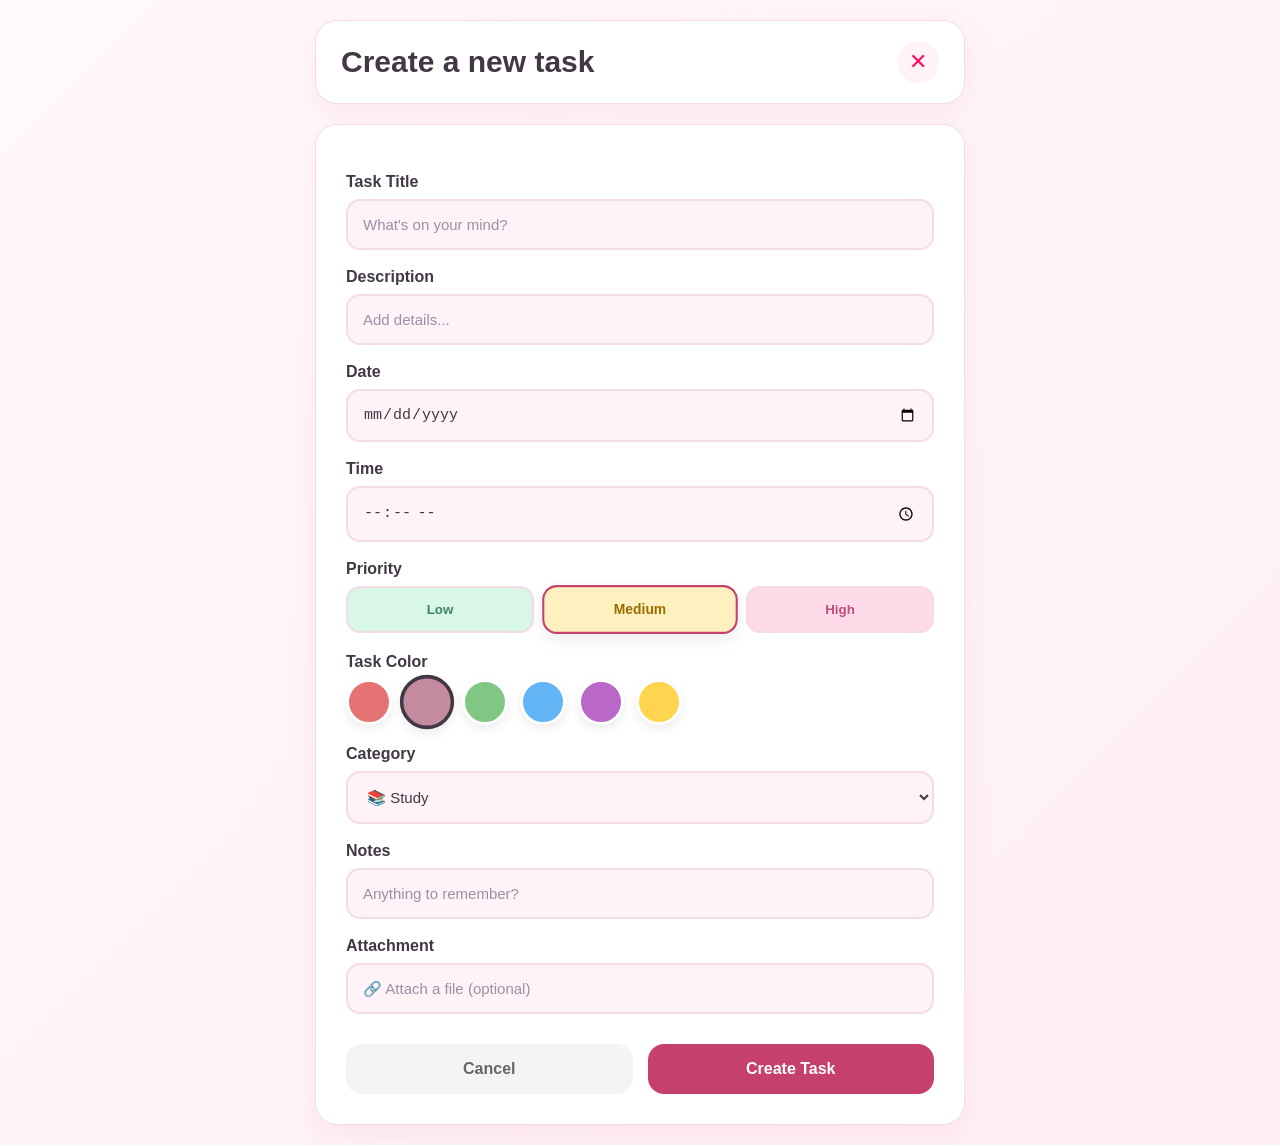
<file: pages/new-task.html>
<!DOCTYPE html>
<html lang="en">
<head>
    <meta charset="UTF-8">
    <link rel="stylesheet" href="/css/task.css">
    <meta name="viewport" content="width=device-width, initial-scale=1.0">
    <title>To Do List App New Task</title>
</head>
<body>
   <header>
        <h1>Create a new task</h1>
        <span class="close">✕</span>
    </header>

    <main>
        <form action="#" method="post">
            <label for="title">Task Title</label>
            <input type="text" id="title" placeholder="What's on your mind?" required>

            <label for="desc">Description</label>
            <input type="text" id="desc" placeholder="Add details..." required>

            <label for="date">Date</label>
            <input type="date" id="date" required>

            <label for="time">Time</label>
            <input type="time" id="time" required>

            <label>Priority</label>
            <div class="priority-group">
                <button type="button" class="priority-btn low" data-priority="low">Low</button>
                <button type="button" class="priority-btn medium active" data-priority="medium">Medium</button>
                <button type="button" class="priority-btn high" data-priority="high">High</button>
            </div>

            <label>Task Color</label>
            <div class="color-picker">
                <div class="color-option" style="background: #e57373;" data-color="#e57373"></div>
                <div class="color-option active" style="background: #c48b9f;" data-color="#c48b9f"></div>
                <div class="color-option" style="background: #81c784;" data-color="#81c784"></div>
                <div class="color-option" style="background: #64b5f6;" data-color="#64b5f6"></div>
                <div class="color-option" style="background: #ba68c8;" data-color="#ba68c8"></div>
                <div class="color-option" style="background: #ffd54f;" data-color="#ffd54f"></div>
            </div>

            <label for="category">Category</label>
            <select id="category" required>
                <option value="study">📚 Study</option>
                <option value="university">🏫 University</option>
                <option value="programming">💻 Programming</option>
                <option value="shopping">🛒 Shopping</option>
                <option value="personal">👤 Personal</option>
                <option value="work">💼 Work</option>
            </select>

            <label for="notes">Notes</label>
            <input type="text" id="notes" placeholder="Anything to remember?">

            <label for="attach">Attachment</label>
            <input type="text" id="attach" placeholder="🔗 Attach a file (optional)">

            <div class="form-actions">
                <button type="button" class="btn-cancel">Cancel</button>
                <button type="submit" class="btn-create">Create Task</button>
            </div>
        </form>
    </main>
</body>
<script src="/js/task.js"></script>
</html>
</file>
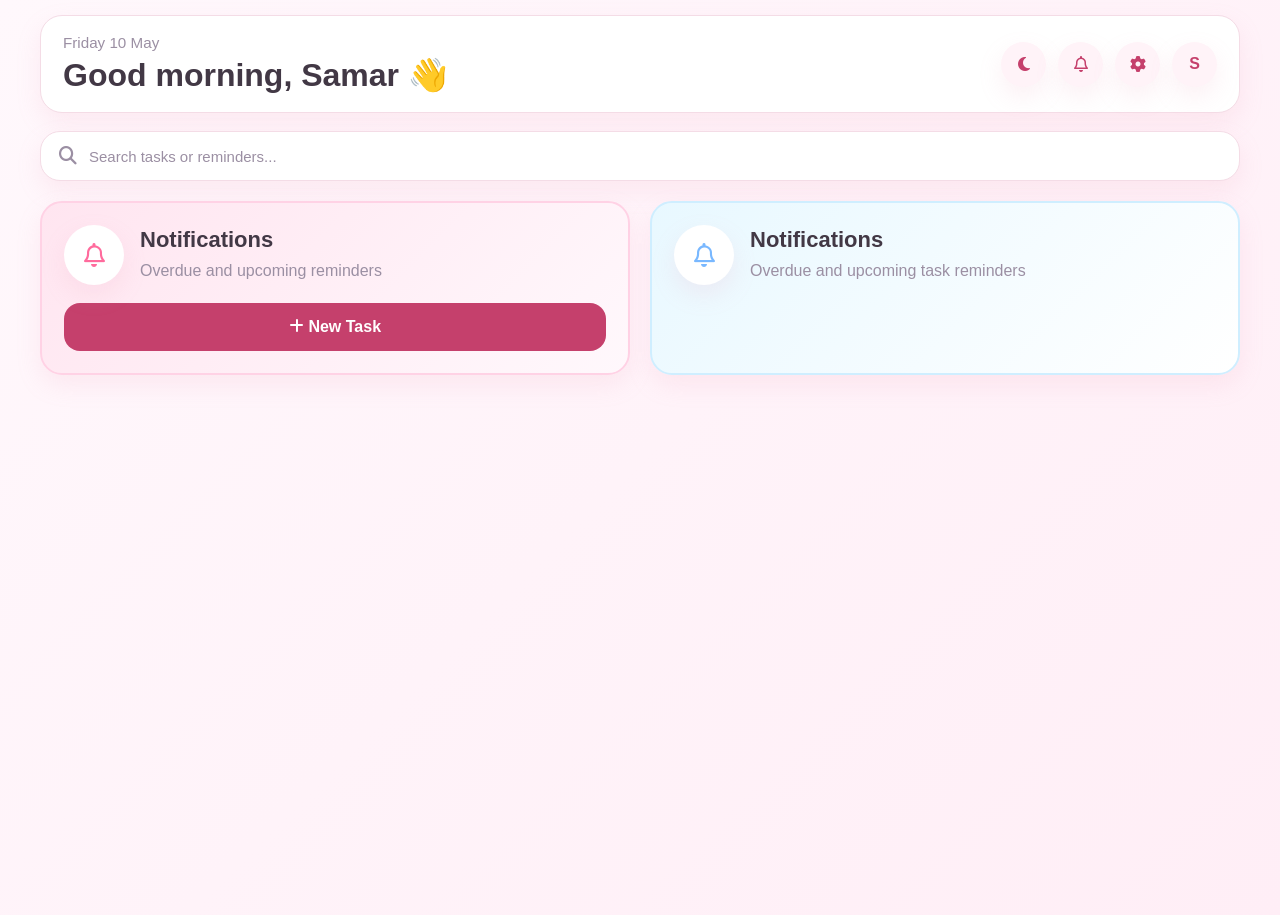
<file: pages/notifications.html>
<!DOCTYPE html>
<html lang="en">
<head>
    <meta charset="UTF-8">
    <meta name="viewport" content="width=device-width, initial-scale=1.0">
    <link rel="stylesheet" href="https://cdnjs.cloudflare.com/ajax/libs/font-awesome/6.7.2/css/all.min.css">
    <link rel="stylesheet" href="/css/notifications.css">
    <title>To Do List App Notifications</title>
</head>
<body>
    <header>
        <div class="text-title">
            <p>Friday 10 May</p>
            <h1>Good morning, Samar 👋</h1>
        </div>
        <div class="icons-header">
            <i class="fa-solid fa-moon"></i> 
            <a href="/pages/notifications.html" target="_blank"><i class="fa-regular fa-bell"></i> </a>
            <a href="/pages/setting.html" target="_blank"><i class="fa-solid fa-gear"></i></a> 
          <div class="user-avatar">S</div> 
         </div>
    </header>
    <main>
        <!-- SEARCH BAR -->
        <div class="search-bar">
            <i class="fa-solid fa-magnifying-glass"></i>
            <input type="search" placeholder="Search tasks or reminders...">
        </div>
            <!-- NOTIFICATIONS CARDS -->
        <div class="notifications-cards">
            <div class="card">
                <div class="noti">
                    <i class="fa-regular fa-bell"></i>
                    <div class="text">
                        <h2>Notifications</h2>
                        <p>Overdue and upcoming reminders</p>
                    </div>
                </div>
                <button>
                    <a href="pages/new-task.html" target="_blank">
                    <i class="fa-solid fa-plus"></i>
                    New Task</a>
                </button>
            </div>
            <div class="card">
                <div class="noti">
                    <i class="fa-regular fa-bell"></i>
                    <div class="text">
                        <h2>Notifications</h2>
                        <p>Overdue and upcoming task reminders</p>
                    </div>
                </div>
            </div>
        </div>
        <!-- باقي الكود بجافا اسكربت -->
    </main>
</body>
</html>
</file>
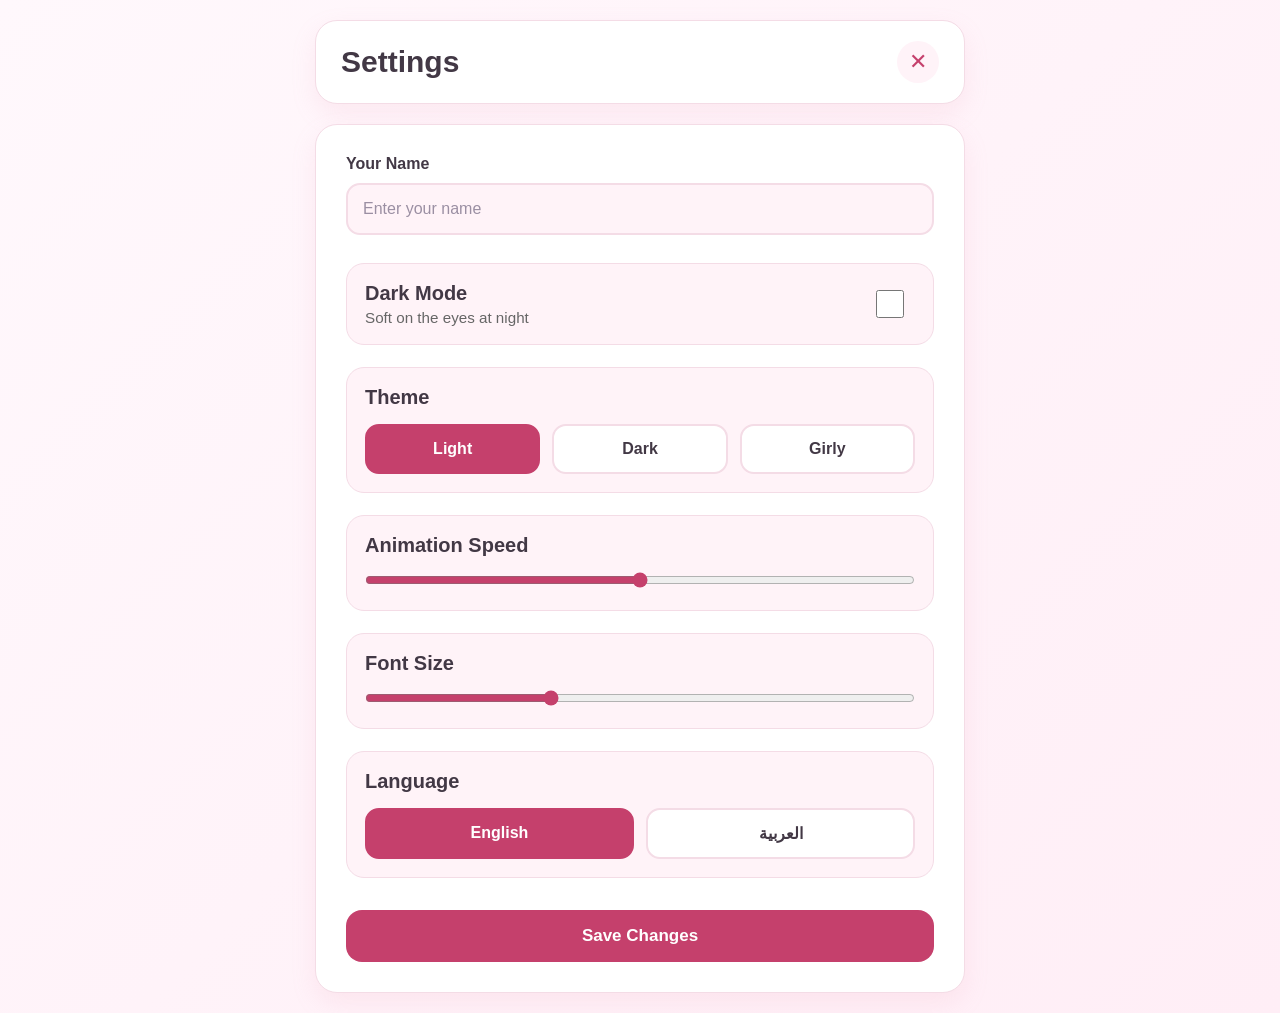
<file: pages/setting.html>
<!DOCTYPE html>
<html lang="en">
<head>
    <meta charset="UTF-8">
    <meta name="viewport" content="width=device-width, initial-scale=1.0">
    <link rel="stylesheet" href="/css/setting.css">
    <title>To Do List App Setting</title>
</head>
<body>
    <header>
        <h1>Settings</h1>
        <span class="close">✕</span>
    </header>

    <main>
        <form>
            <label for="name">Your Name</label>
            <input type="text" id="name" name="name" placeholder="Enter your name" value="">

            <!-- Dark Mode -->
            <div class="setting-group">
                <div class="dark-mode">
                    <div>
                        <h2 style="margin: 0;">Dark Mode</h2>
                        <p style="margin: 4px 0 0; color: #666; font-size: 0.95rem;">Soft on the eyes at night</p>
                    </div>
                    <input type="checkbox" style="width: 50px; height: 28px; accent-color: #c48b9f;">
                </div>
            </div>

            <!-- Theme -->
            <div class="setting-group">
                <h2>Theme</h2>
                <div class="theme-op">
                    <div class="option active">Light</div>
                    <div class="option">Dark</div>
                    <div class="option">Girly</div>
                </div>
            </div>

            <!-- Animation Speed -->
            <div class="setting-group animation">
                <h2>Animation Speed</h2>
                <input type="range" min="0" max="100" value="50">
            </div>

            <!-- Font Size -->
            <div class="setting-group animation">
                <h2>Font Size</h2>
                <input type="range" min="12" max="24" value="16">
            </div>

            <!-- Language -->
            <div class="setting-group">
                <h2>Language</h2>
                <div class="lang">
                    <div class="card active">English</div>
                    <div class="card">العربية</div>
                </div>
            </div>

            <button type="submit">Save Changes</button>
        </form>
    </main>
</body>
</html>
</file>
<file: css/task.css>
*{
    margin:0;
    padding:0;
    box-sizing:border-box;
}

body{
    min-height:100vh;
    padding:20px;
    font-family:'Segoe UI',Tahoma,Geneva,Verdana,sans-serif;
    background:var(--bg);
    color:var(--text);
}

header{
    display:flex;
    justify-content:space-between;
    align-items:center;

    max-width:650px;
    margin:0 auto 20px;
    padding:20px 25px;

    background:var(--surface);
    border:1px solid var(--border);
    border-radius:22px;
    box-shadow:var(--shadow);
}

header h1{
    font-size:30px;
    color:var(--text);
}

.close{
    display:flex;
    justify-content:center;
    align-items:center;

    width:42px;
    height:42px;

    border-radius:50%;
    background:var(--surface-2);
    color:var(--pink);

    font-size:22px;
    cursor:pointer;
    transition:.3s;
}

.close:hover{
    background:var(--primary);
    color:#fff;
}

main{
    max-width:650px;
    margin:auto;
    padding:30px;

    background:var(--surface);
    border:1px solid var(--border);
    border-radius:22px;
    box-shadow:var(--shadow);
}

label{
    display:block;
    margin:18px 0 8px;
    font-weight:600;
    color:var(--text);
}

input[type="text"],
input[type="date"],
input[type="time"],
input[type="file"],
select{
    width:100%;
    padding:15px;
    border:2px solid var(--border);
    border-radius:14px;
    background:var(--surface-2);
    color:var(--text);
    font-size:15px;
    transition:.3s;
}

input::placeholder{
    color:var(--text-light);
}

input:focus,
select:focus{
    outline:none;
    border-color:var(--primary);
    box-shadow:0 0 0 4px var(--focus-shadow);
}

select{
    cursor:pointer;
}

.priority-group{
    display:flex;
    gap:12px;
    margin-bottom:20px;
}

.priority-btn{
    flex:1;
    min-width:110px;
    padding:14px;
    border:2px solid var(--border);
    border-radius:14px;
    background:var(--priority-bg);
    color:var(--text);
    text-align:center;
    font-weight:600;
    cursor:pointer;
    transition:.3s;
}

.priority-btn:hover{
    transform:translateY(-3px);
    background:var(--priority-hover);
    border-color:var(--priority-hover);
    color:#fff;
}

.priority-btn.active{
    transform:scale(1.04);
    border-color:var(--primary);
    box-shadow:0 5px 15px rgba(0,0,0,.08);
}

.priority-btn.low{
    background:var(--low);
    color:var(--low-text);
}

.priority-btn.medium{
    background:var(--medium);
    color:var(--medium-text);
}

.priority-btn.high{
    background:var(--high);
    color:var(--high-text);
}

.color-picker{
    display:flex;
    flex-wrap:wrap;
    gap:12px;
    margin-bottom:20px;
}

.color-option{
    width:46px;
    height:46px;
    border:3px solid var(--color-border);
    border-radius:50%;
    cursor:pointer;
    transition:.3s;
    box-shadow:0 4px 10px rgba(0,0,0,.08);
}

.color-option:hover{
    transform:scale(1.12);
}

.color-option.active{
    transform:scale(1.18);
    border-color:var(--color-active);
}

input[type="file"]{
    cursor:pointer;
}

input[type="file"]::file-selector-button{
    padding:10px 18px;
    margin-right:15px;
    border:none;
    border-radius:10px;
    background:var(--file-btn-bg);
    color:#fff;
    font-weight:600;
    cursor:pointer;
    transition:.3s;
}

input[type="file"]::file-selector-button:hover{
    background:var(--file-btn-hover);
}

.form-actions{
    display:flex;
    gap:15px;
    margin-top:30px;
}

.form-actions button{
    flex:1;
    padding:16px;
    border:none;
    border-radius:16px;
    font-size:16px;
    font-weight:600;
    cursor:pointer;
    transition:.3s;
}

.btn-cancel{
    background:var(--cancel-bg);
    color:var(--cancel-text);
}

.btn-cancel:hover{
    background:var(--cancel-hover);
}

.btn-create{
    background:var(--primary);
    color:#fff;
}

.btn-create:hover{
    background:var(--primary-hover);
    transform:translateY(-3px);
}

:root{
    --bg:linear-gradient(135deg,#fff8fc,#ffeef6);

    --surface:#ffffff;
    --surface-2:#fff3f8;

    --text:#423845;
    --text-light:#9b8fa3;

    --border:#f4dce6;

    --primary:#c5406c;
    --primary-hover:#a92d58;

    --pink:#ff0e5f;
    --pink-hover:#ec6d98;

    --shadow:0 10px 25px rgba(233,151,184,.15);

    --focus-shadow:rgba(244,143,177,.2);

    --priority-bg:#ffffff;
    --priority-hover:#e53e76;

    --cancel-bg:#f4f4f4;
    --cancel-hover:#e8e8e8;
    --cancel-text:#666666;

    --file-btn-bg:var(--pink);
    --file-btn-hover:var(--pink-hover);

    --color-border:#ffffff;
    --color-active:var(--text);

    --low:#d9f7e7;
    --medium:#fff1bf;
    --high:#ffdbe9;

    --low-text:#3d8062;
    --medium-text:#9a6b00;
    --high-text:#c14d78;
}

body.dark{
    --bg:linear-gradient(135deg,#17131d,#261d31);

    --surface:#231c2d;
    --surface-2:#2d2439;

    --text:#f8f4ff;
    --text-light:#cdbfdc;

    --border:#493b5d;

    --primary:#d77db6;
    --primary-hover:#c665a2;

    --pink:#e18ac2;
    --pink-hover:#cf6dad;

    --shadow:0 10px 30px rgba(0,0,0,.45);

    --focus-shadow:rgba(215,125,182,.25);

    --priority-bg:#302742;
    --priority-hover:#c665a2;

    --cancel-bg:#302742;
    --cancel-hover:#433552;
    --cancel-text:#f8f4ff;

    --file-btn-bg:var(--primary);
    --file-btn-hover:var(--primary-hover);

    --color-border:#302742;
    --color-active:#ffffff;

    --low:#2d4b42;
    --medium:#544329;
    --high:#563347;

    --low-text:#bdf2da;
    --medium-text:#ffe4a6;
    --high-text:#ffd4e7;
}

@media(max-width:600px){

    body{
        padding:15px;
    }

    main{
        padding:22px;
    }

    .priority-group{
        flex-direction:column;
    }

    .form-actions{
        flex-direction:column;
    }

}
</file>
<file: css/notifications.css>
*{
    margin:0;
    padding:0;
    box-sizing:border-box;
}

body{
    min-height:100vh;
    font-family:'Segoe UI',Tahoma,Geneva,Verdana,sans-serif;
    background:var(--bg);
    color:var(--text);
}

a{
    text-decoration:none;
    color:#fff;
}

header{
    width:95%;
    max-width:1200px;
    margin:15px auto;
    padding:18px 22px;

    display:flex;
    justify-content:space-between;
    align-items:center;

    background:var(--surface);
    border:1px solid var(--border);
    border-radius:22px;
    box-shadow:var(--shadow);
}

.text-title p{
    margin-bottom:5px;
    font-size:.95rem;
    color:var(--text-light);
}

.text-title h1{
    font-size:2rem;
    font-weight:600;
    color:var(--text);
}

.icons-header{
    display:flex;
    align-items:center;
    gap:12px;
}

.icons-header i,
.user-avatar{
    display:flex;
    justify-content:center;
    align-items:center;

    width:45px;
    height:45px;

    border-radius:50%;
    background:var(--icon-bg);
    color:var(--icon-color);

    cursor:pointer;
    transition:.3s;
    box-shadow:var(--shadow);
}

.icons-header i:hover,
.user-avatar:hover{
    background:var(--icon-hover-bg);
    color:var(--icon-hover-color);
}

.user-avatar{
    font-weight:bold;
}

.search-bar{
    width:95%;
    max-width:1200px;

    margin:18px auto;
    padding:15px 18px;

    display:flex;
    align-items:center;

    background:var(--surface);
    border:1px solid var(--border);
    border-radius:20px;
    box-shadow:var(--shadow);
}

.search-bar i{
    margin-right:12px;
    font-size:18px;
    color:var(--text-light);
}

.search-bar input{
    width:100%;
    border:none;
    outline:none;
    background:none;
    color:var(--text);
    font-size:15px;
}

.search-bar input::placeholder{
    color:var(--text-light);
}

.notifications-cards{
    width:95%;
    max-width:1200px;
    margin:20px auto;

    display:grid;
    grid-template-columns:repeat(auto-fit,minmax(320px,1fr));
    gap:20px;
}

.card{
    padding:22px;
    border-radius:22px;
    background:var(--surface);
    border:2px solid var(--card-border);
    box-shadow:var(--shadow);
    transition:.3s;
}

.card:hover{
    transform:translateY(-6px);
}

.card:nth-child(1){
    background:var(--card-1-bg);
    border-color:var(--card-1-border);
}

.card:nth-child(2){
    background:var(--card-2-bg);
    border-color:var(--card-2-border);
}

.card:nth-child(3){
    background:var(--card-3-bg);
    border-color:var(--card-3-border);
}

.card:nth-child(4){
    background:var(--card-4-bg);
    border-color:var(--card-4-border);
}

.noti{
    display:flex;
    align-items:center;
    gap:16px;
    margin-bottom:18px;
}

.noti i{
    display:flex;
    justify-content:center;
    align-items:center;

    width:60px;
    height:60px;

    border-radius:50%;
    background:var(--surface);

    color:var(--card-icon);

    font-size:24px;
    box-shadow:var(--shadow);
}

.card:nth-child(2) .noti i{
    color:var(--card-2-icon);
}

.card:nth-child(3) .noti i{
    color:var(--card-3-icon);
}

.card:nth-child(4) .noti i{
    color:var(--card-4-icon);
}

.text h2{
    margin-bottom:5px;
    font-size:22px;
    color:var(--text);
}

.text p{
    color:var(--text-light);
    line-height:1.6;
}

.card button{
    width:100%;
    margin-top:18px;
    padding:15px;

    display:flex;
    justify-content:center;
    align-items:center;
    gap:10px;

    border:none;
    border-radius:16px;

    background:var(--primary);
    color:#fff;

    font-size:16px;
    font-weight:600;
    cursor:pointer;
    transition:.3s;
}

.card button:hover{
    background:var(--primary-hover);
    transform:translateY(-3px);
}

.notifications-list{
    width:96%;
    margin:25px auto 0;

    display:flex;
    flex-direction:column;
    gap:20px;
}

.task-card{
    position:relative;
    width:100%;
    min-height:140px;
    padding:40px;

    background:var(--surface);
    border:1px solid var(--border);
    border-radius:18px;

    box-shadow:var(--shadow);
    transition:.3s;
}

.task-card:hover{
    transform:translateY(-5px);
}

.complete-btn{
    position:absolute;
    top:15px;
    right:65px;

    width:40px;
    height:40px;

    border:none;
    border-radius:50%;

    background:var(--complete-bg);
    color:var(--complete-color);

    cursor:pointer;
    transition:.3s;
}

.complete-btn:hover,
.complete-btn.done{
    background:var(--complete-hover);
    color:#fff;
}

.delete-btn{
    position:absolute;
    top:15px;
    right:15px;

    display:flex;
    justify-content:center;
    align-items:center;

    width:40px;
    height:40px;

    border:none;
    border-radius:50%;

    background:var(--delete-bg);
    color:var(--delete-color);

    cursor:pointer;
    transition:.3s;
}

.delete-btn:hover{
    background:var(--delete-hover);
    color:#fff;
    transform:scale(1.1);
}

.delete-btn:active{
    transform:scale(.95);
}

.task-info{
    display:flex;
    flex-wrap:wrap;
    gap:12px;
    margin-top:12px;
}

.priority,
.category,
.date,
.time{
    padding:6px 12px;
    border-radius:20px;
    font-size:14px;
}

.task-card
{  
    background: var(--surface);
    border: 1px solid var(--border);
    color: #000000;
}
h1,h2,h3{
    color: white;
}

:root{
    --bg:linear-gradient(135deg,#fff8fc,#ffeef6);

    --surface:#ffffff;
    --surface-2:#fff3f8;

    --text:#423845;
    --text-light:#9b8fa3;

    --border:#f4dce6;

    --primary:#c5406c;
    --primary-hover:#a92d58;

    --pink:#ff0e5f;
    --pink-hover:#ec6d98;

    --shadow:0 10px 25px rgba(233,151,184,.15);

    --icon-bg:#fff3f8;
    --icon-color:#c5406c;
    --icon-hover-bg:#c5406c;
    --icon-hover-color:#ffffff;

    --card-border:#f4dce6;

    --card-1-bg:linear-gradient(135deg,#ffe5f0,#fff8fc);
    --card-2-bg:linear-gradient(135deg,#e8f8ff,#ffffff);
    --card-3-bg:linear-gradient(135deg,#f0e8ff,#ffffff);
    --card-4-bg:linear-gradient(135deg,#ebfff4,#ffffff);

    --card-1-border:#ffd2e5;
    --card-2-border:#cfeeff;
    --card-3-border:#e1d2ff;
    --card-4-border:#d4f7e3;

    --card-icon:#ff6b9d;
    --card-2-icon:#79b8ff;
    --card-3-icon:#9a74ff;
    --card-4-icon:#63c98d;

    --complete-bg:#e9f8ee;
    --complete-color:#38b66a;
    --complete-hover:#38b66a;

    --delete-bg:#ffe7ec;
    --delete-color:#ff5c8d;
    --delete-hover:#ff5c8d;
}

body.dark{

    --bg:linear-gradient(135deg,#17131d,#261d31);

    --surface:#231c2d;
    --surface-2:#2d2439;

    --text:#f8f4ff;
    --text-light:#cdbfdc;

    --border:#493b5d;

    --primary:#d77db6;
    --primary-hover:#c665a2;

    --pink:#e18ac2;
    --pink-hover:#cf6dad;

    --shadow:0 10px 30px rgba(0,0,0,.45);

    --icon-bg:#342946;
    --icon-color:#f1c6df;
    --icon-hover-bg:#d77db6;
    --icon-hover-color:#ffffff;

    --card-border:#493b5d;

    --card-1-bg:linear-gradient(135deg,#4b2941,#342334);
    --card-2-bg:linear-gradient(135deg,#26364d,#232b39);
    --card-3-bg:linear-gradient(135deg,#3b3158,#2b243f);
    --card-4-bg:linear-gradient(135deg,#28453d,#22352f);

    --card-1-border:#734463;
    --card-2-border:#435d86;
    --card-3-border:#64519b;
    --card-4-border:#447767;

    --card-icon:#ffb3d5;
    --card-2-icon:#9acbff;
    --card-3-icon:#c7b2ff;
    --card-4-icon:#9be8c0;

    --complete-bg:#305043;
    --complete-color:#bff3d9;
    --complete-hover:#49b67b;

    --delete-bg:#523041;
    --delete-color:#ffc3d8;
    --delete-hover:#d85b8b;
}

@media(max-width:768px){

    header{
        flex-wrap:wrap;
        gap:15px;
    }

    .text-title h1{
        font-size:1.6rem;
    }

    .icons-header{
        width:100%;
        justify-content:flex-end;
    }

}

@media(max-width:480px){

    .notifications-cards{
        grid-template-columns:1fr;
    }

    .card{
        padding:18px;
    }

    .text-title h1{
        font-size:1.35rem;
    }

    .noti{
        align-items:flex-start;
    }

    .noti i{
        width:52px;
        height:52px;
        font-size:20px;
    }

}
</file>
<file: css/setting.css>
*{
    margin:0;
    padding:0;
    box-sizing:border-box;
}

body{
    min-height:100vh;
    padding:20px;
    font-family:'Segoe UI',Tahoma,Geneva,Verdana,sans-serif;
    background:var(--bg);
    color:var(--text);
}

header{
    max-width:650px;
    margin:0 auto 20px;
    padding:20px 25px;

    display:flex;
    justify-content:space-between;
    align-items:center;

    background:var(--surface);
    border:1px solid var(--border);
    border-radius:22px;
    box-shadow:var(--shadow);
}

header h1{
    font-size:30px;
    color:var(--text);
}

.close{
    display:flex;
    justify-content:center;
    align-items:center;

    width:42px;
    height:42px;

    border-radius:50%;
    background:var(--surface-2);
    color:var(--primary);
    font-size:22px;
    cursor:pointer;
    transition:.3s;
}

.close:hover{
    background:var(--primary);
    color:#fff;
}

main{
    max-width:650px;
    margin:auto;
    padding:30px;

    background:var(--surface);
    border:1px solid var(--border);
    border-radius:22px;
    box-shadow:var(--shadow);
}

label{
    display:block;
    margin-bottom:10px;

    font-size:16px;
    font-weight:600;

    color:var(--text);
}

input[type="text"]{
    width:100%;
    padding:15px;
    margin-bottom:28px;
    border:2px solid var(--border);
    border-radius:14px;
    background:var(--surface-2);
    color:var(--text);
    font-size:16px;
    outline:none;
    transition:.3s;
}

input[type="text"]::placeholder{
    color:var(--text-light);
}

input[type="text"]:focus{
    border-color:var(--primary);
    box-shadow:0 0 0 4px var(--focus-shadow);
}

.setting-group{
    margin-bottom:22px;
    padding:18px;

    background:var(--surface-2);
    border:1px solid var(--border);
    border-radius:18px;
}

h2{
    margin-bottom:15px;
    font-size:20px;
    color:var(--text);
}

.dark-mode{
    display:flex;
    justify-content:space-between;
    align-items:center;
}

.dark-mode p{
    color:var(--text-light);
}

input[type="checkbox"]{
    width:48px;
    height:28px;
    accent-color:var(--primary);
}

.theme-op,
.lang{
    display:flex;
    flex-wrap:wrap;
    gap:12px;
}

.option,
.card{
    flex:1;
    min-width:110px;
    padding:14px;

    text-align:center;
    font-weight:600;

    border:2px solid var(--border);
    border-radius:14px;

    background:var(--option-bg);
    color:var(--text);

    cursor:pointer;
    transition:.3s;
}

.option:hover,
.option.active,
.card:hover,
.card.active{
    background:var(--option-hover);
    border-color:var(--option-hover);
    color:#fff;
}

.animation input[type="range"]{
    width:100%;
    accent-color:var(--primary);
}

button{
    width:100%;
    margin-top:10px;
    padding:16px;

    border:none;
    border-radius:16px;

    background:var(--primary);
    color:#fff;

    font-size:17px;
    font-weight:600;

    cursor:pointer;
    transition:.3s;
}

button:hover{
    background:var(--primary-hover);
}

:root{
    --bg:linear-gradient(135deg,#fff8fc,#ffeef6);

    --surface:#ffffff;
    --surface-2:#fff3f8;

    --text:#423845;
    --text-light:#9b8fa3;

    --border:#f4dce6;

    --primary:#c5406c;
    --primary-hover:#a92d58;

    --shadow:0 10px 25px rgba(233,151,184,.15);

    --focus-shadow:rgba(197,64,108,.18);

    --option-bg:#ffffff;
    --option-hover:#c5406c;
}

body.dark{
    --bg:linear-gradient(135deg,#17131d,#261d31);

    --surface:#231c2d;
    --surface-2:#2d2439;

    --text:#f8f4ff;
    --text-light:#cdbfdc;

    --border:#493b5d;

    --primary:#d77db6;
    --primary-hover:#c665a2;

    --shadow:0 10px 30px rgba(0,0,0,.45);

    --focus-shadow:rgba(215,125,182,.25);

    --option-bg:#302742;
    --option-hover:#d77db6;
}

@media(max-width:600px){

    body{
        padding:15px;
    }

    main{
        padding:22px;
    }

    header h1{
        font-size:26px;
    }

    .theme-op,
    .lang{
        flex-direction:column;
    }

    .option,
    .card{
        width:100%;
    }

}
</file>
